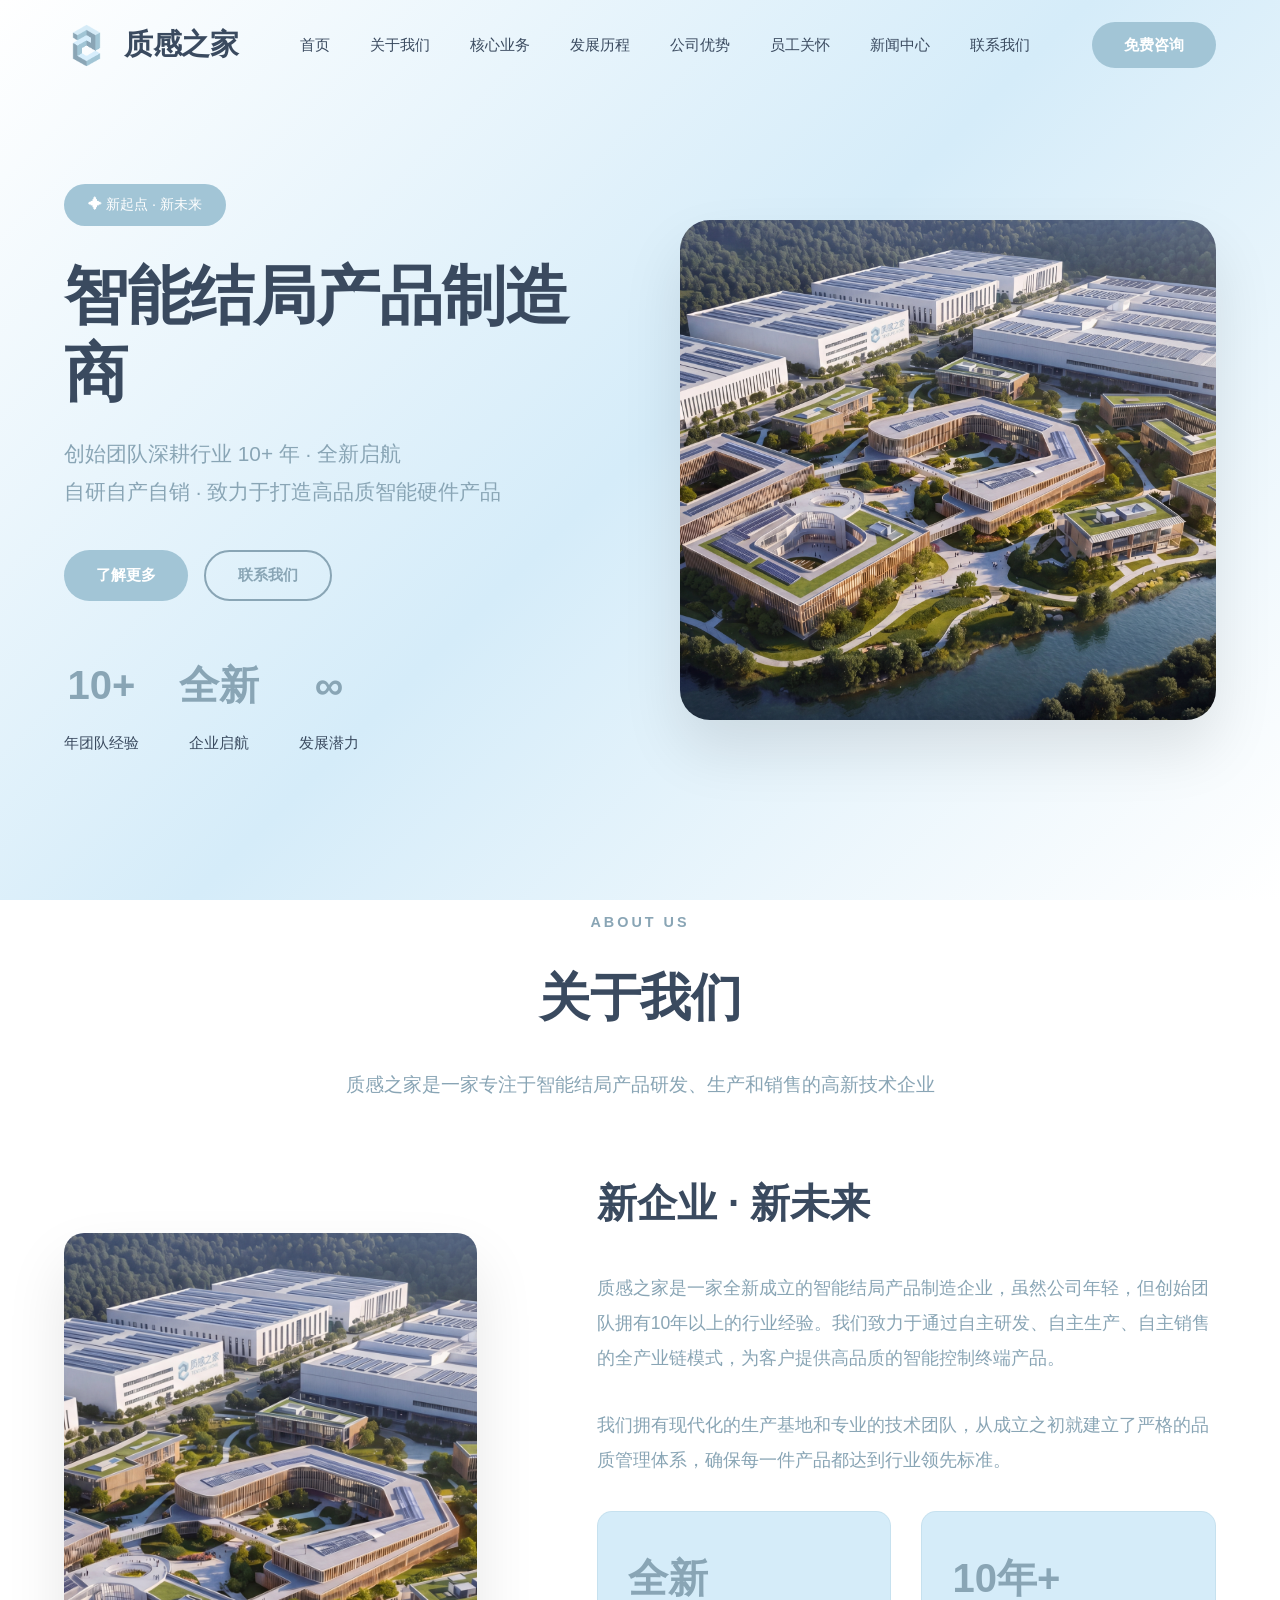
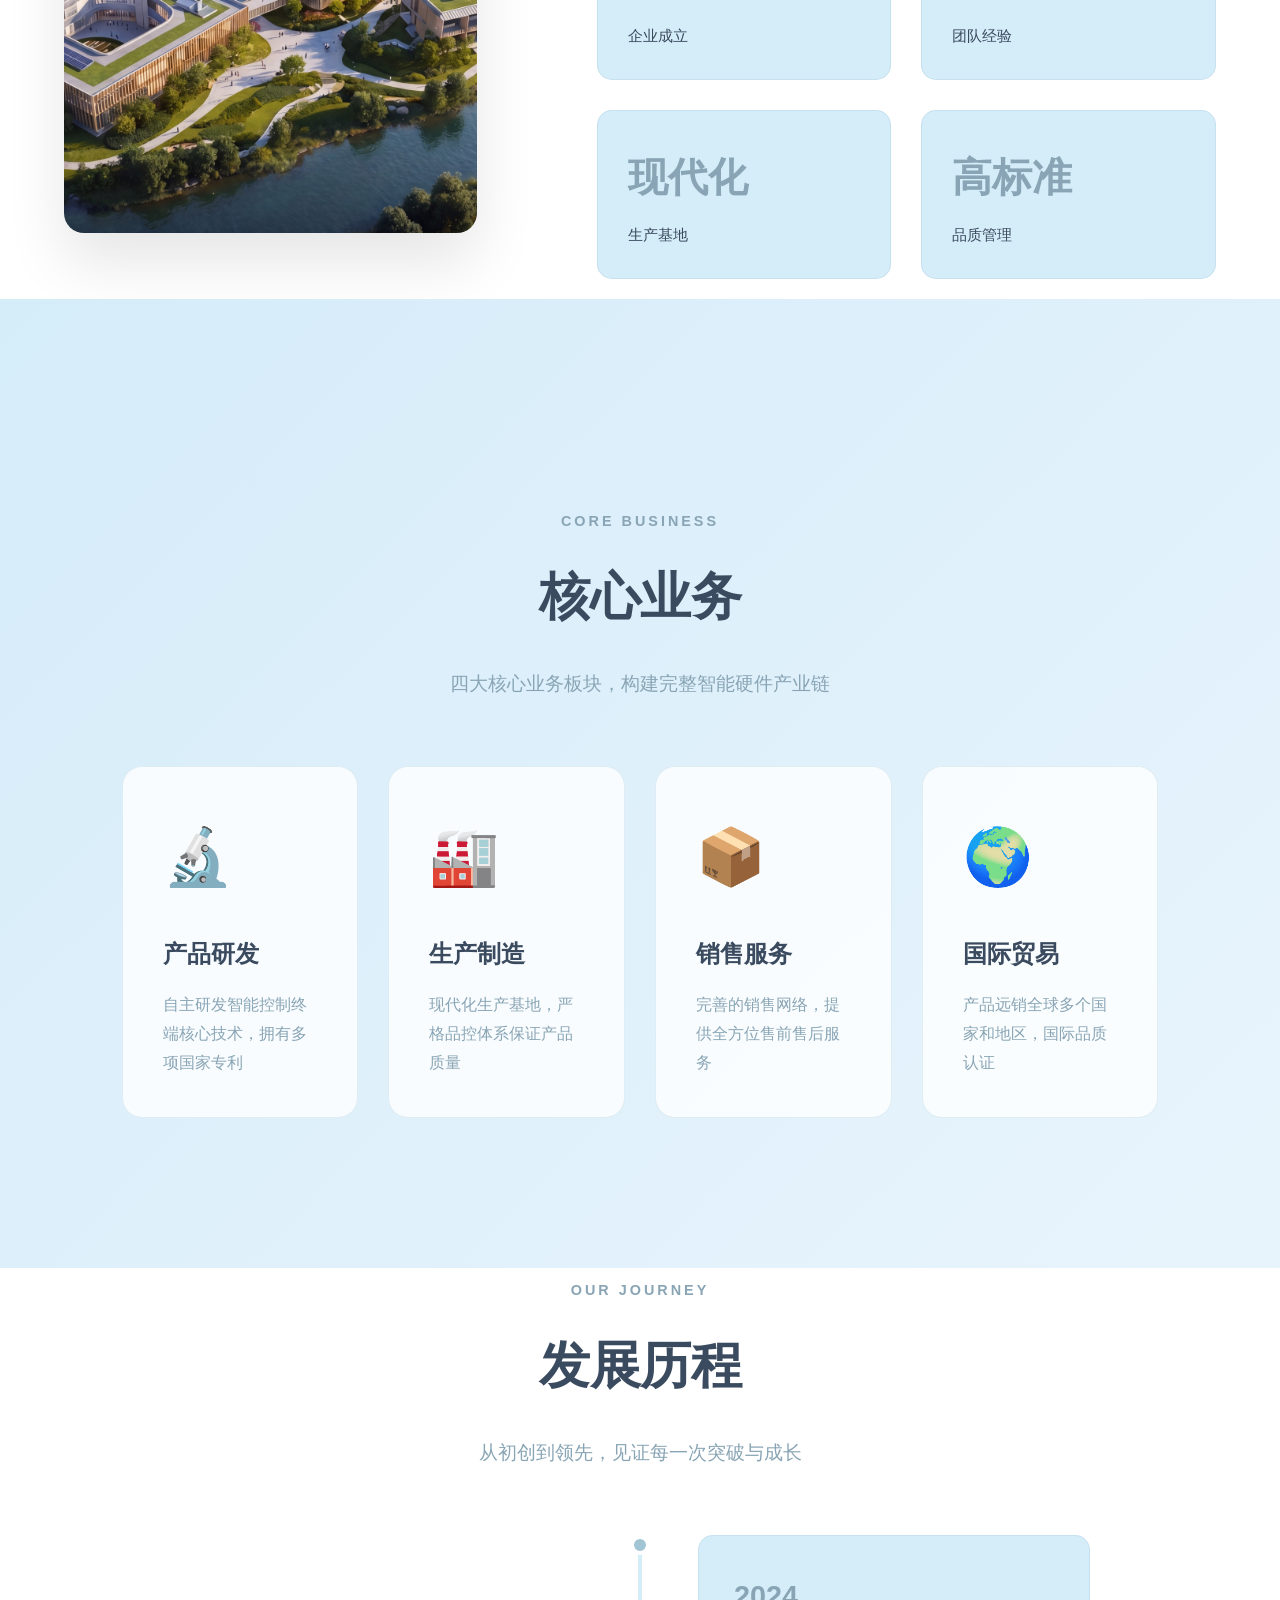
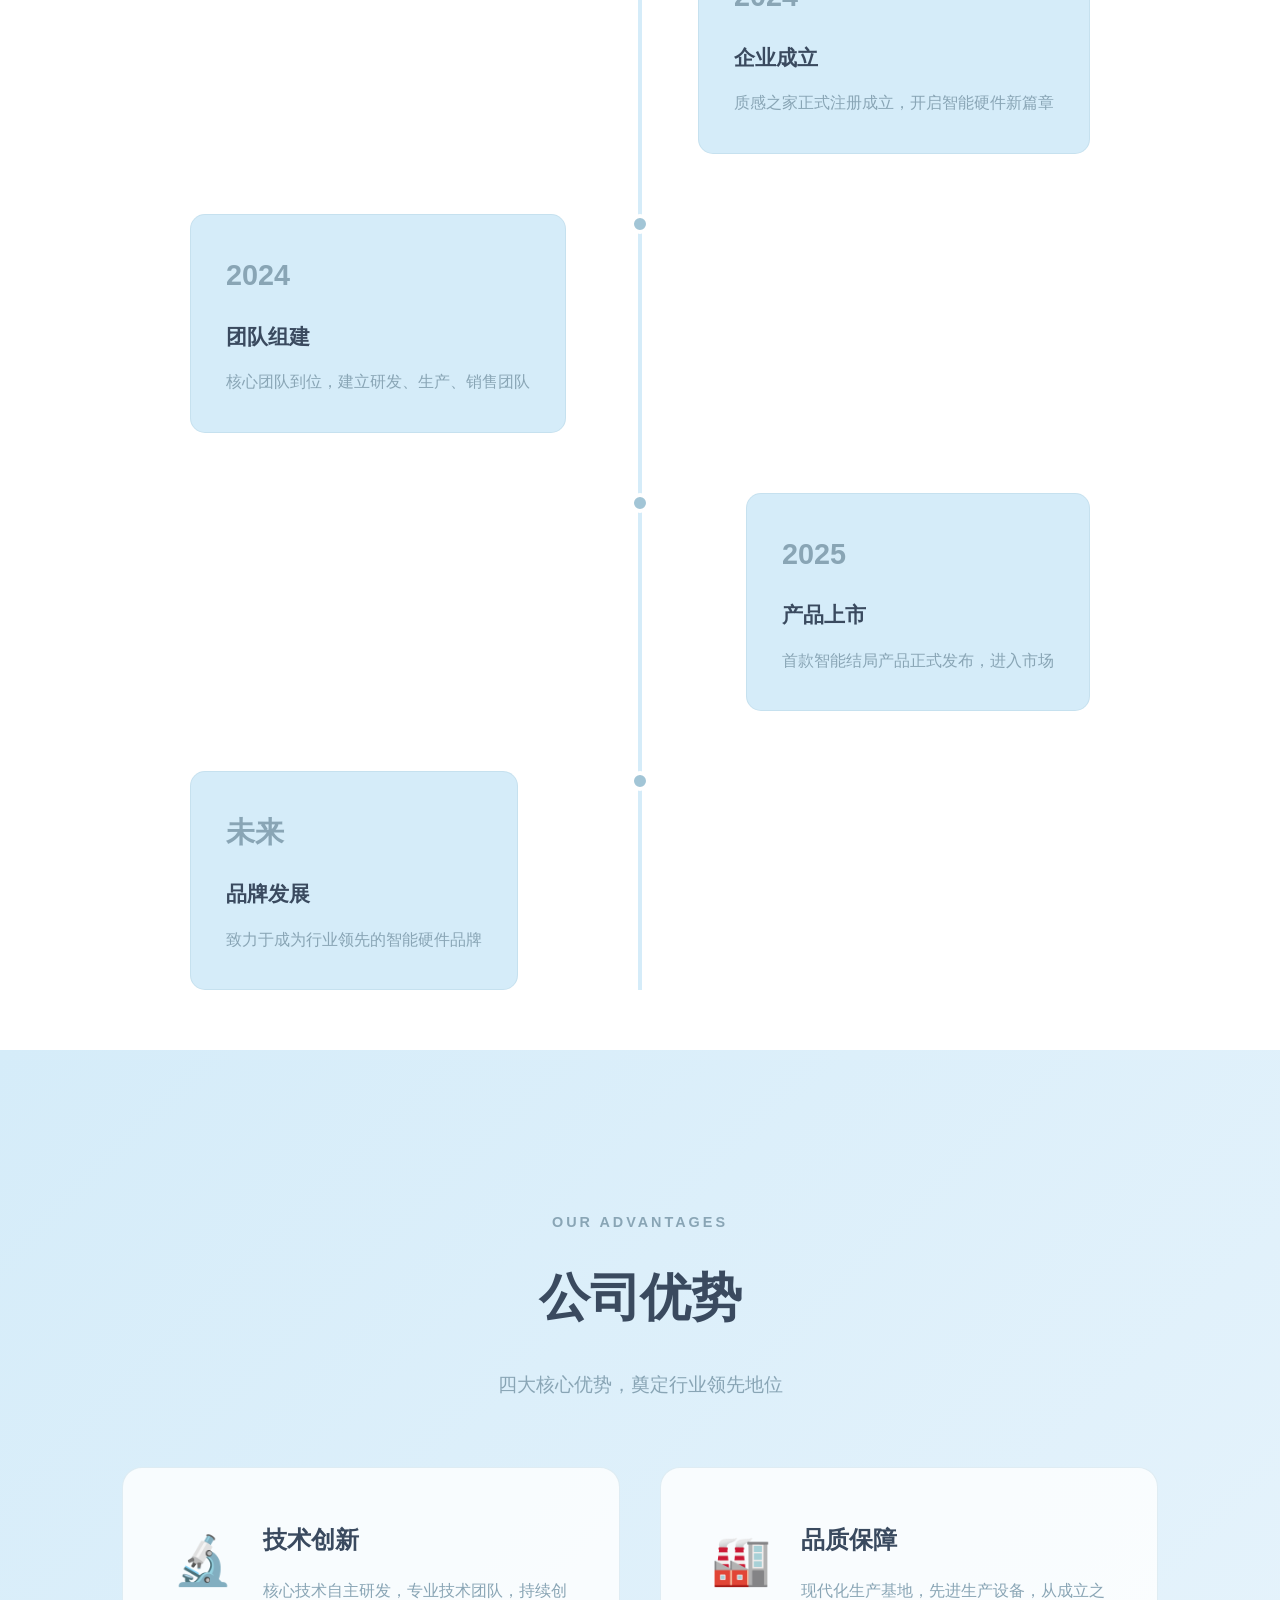
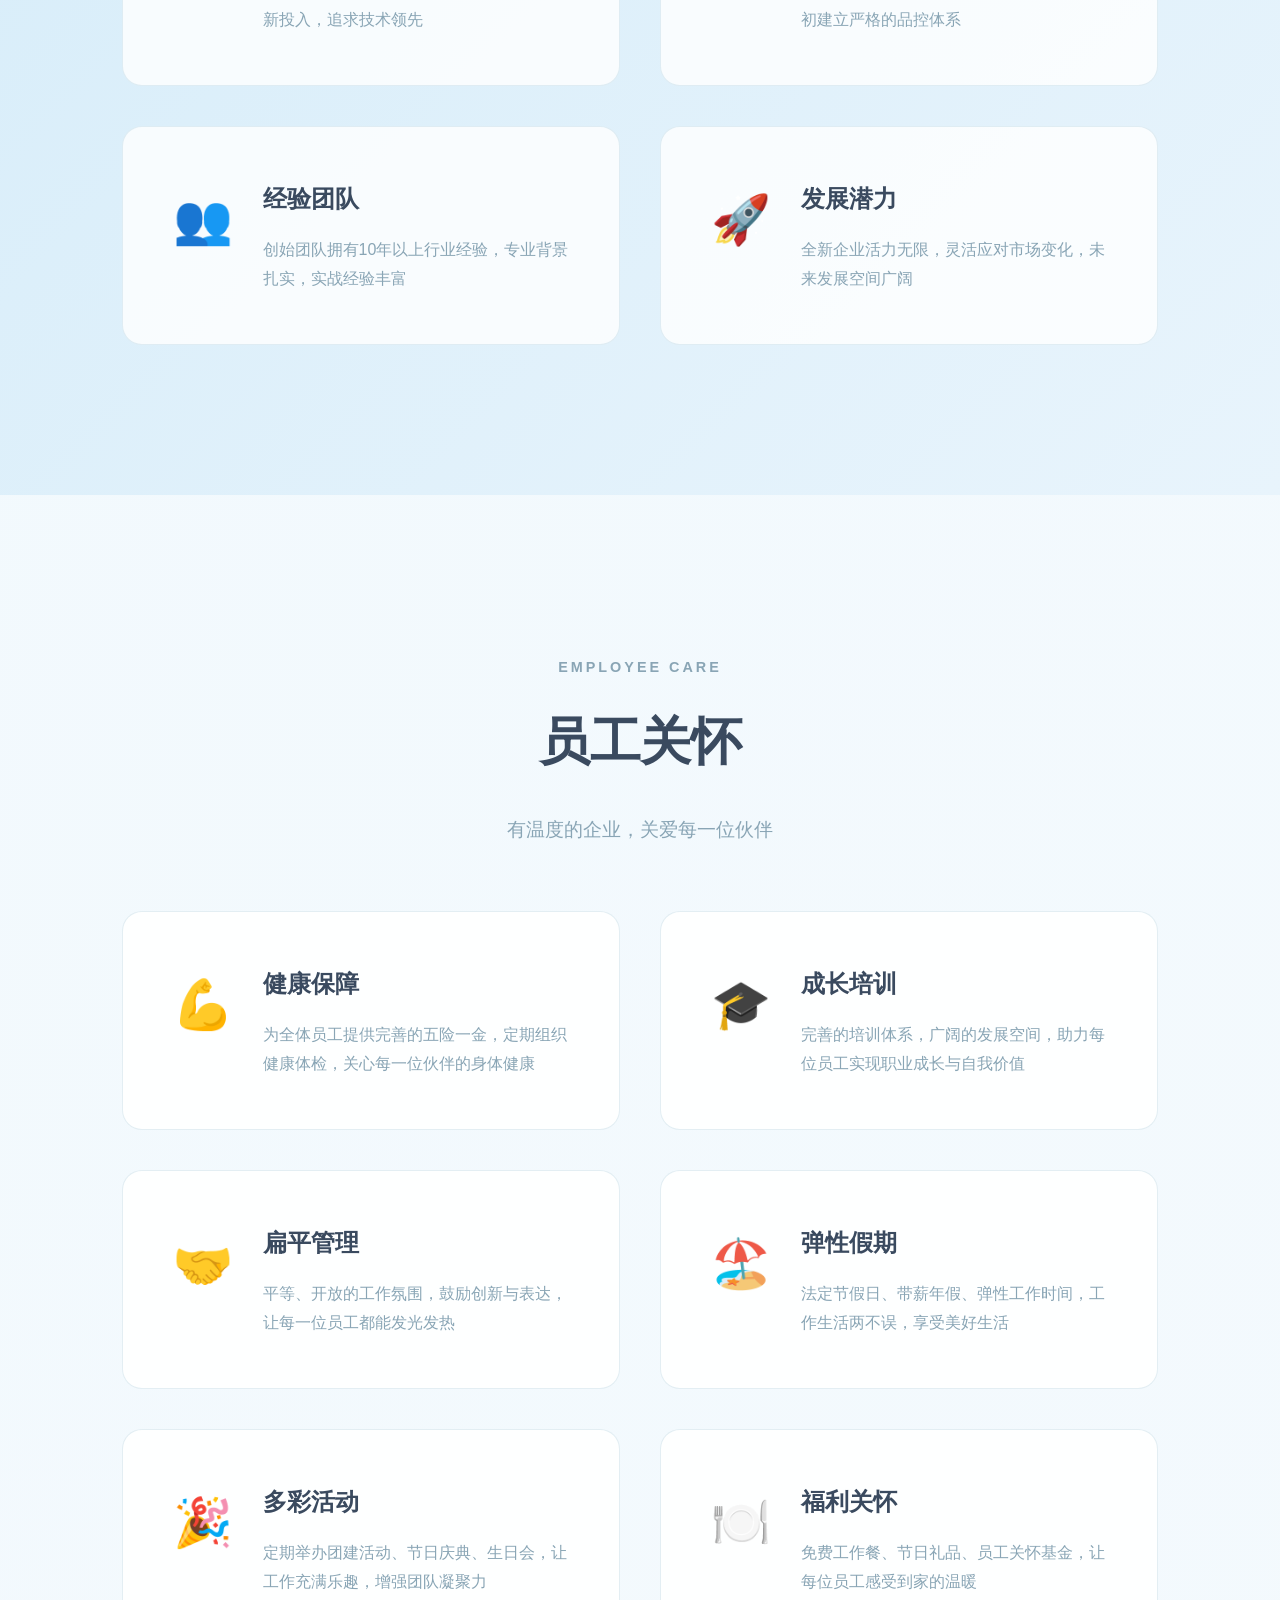
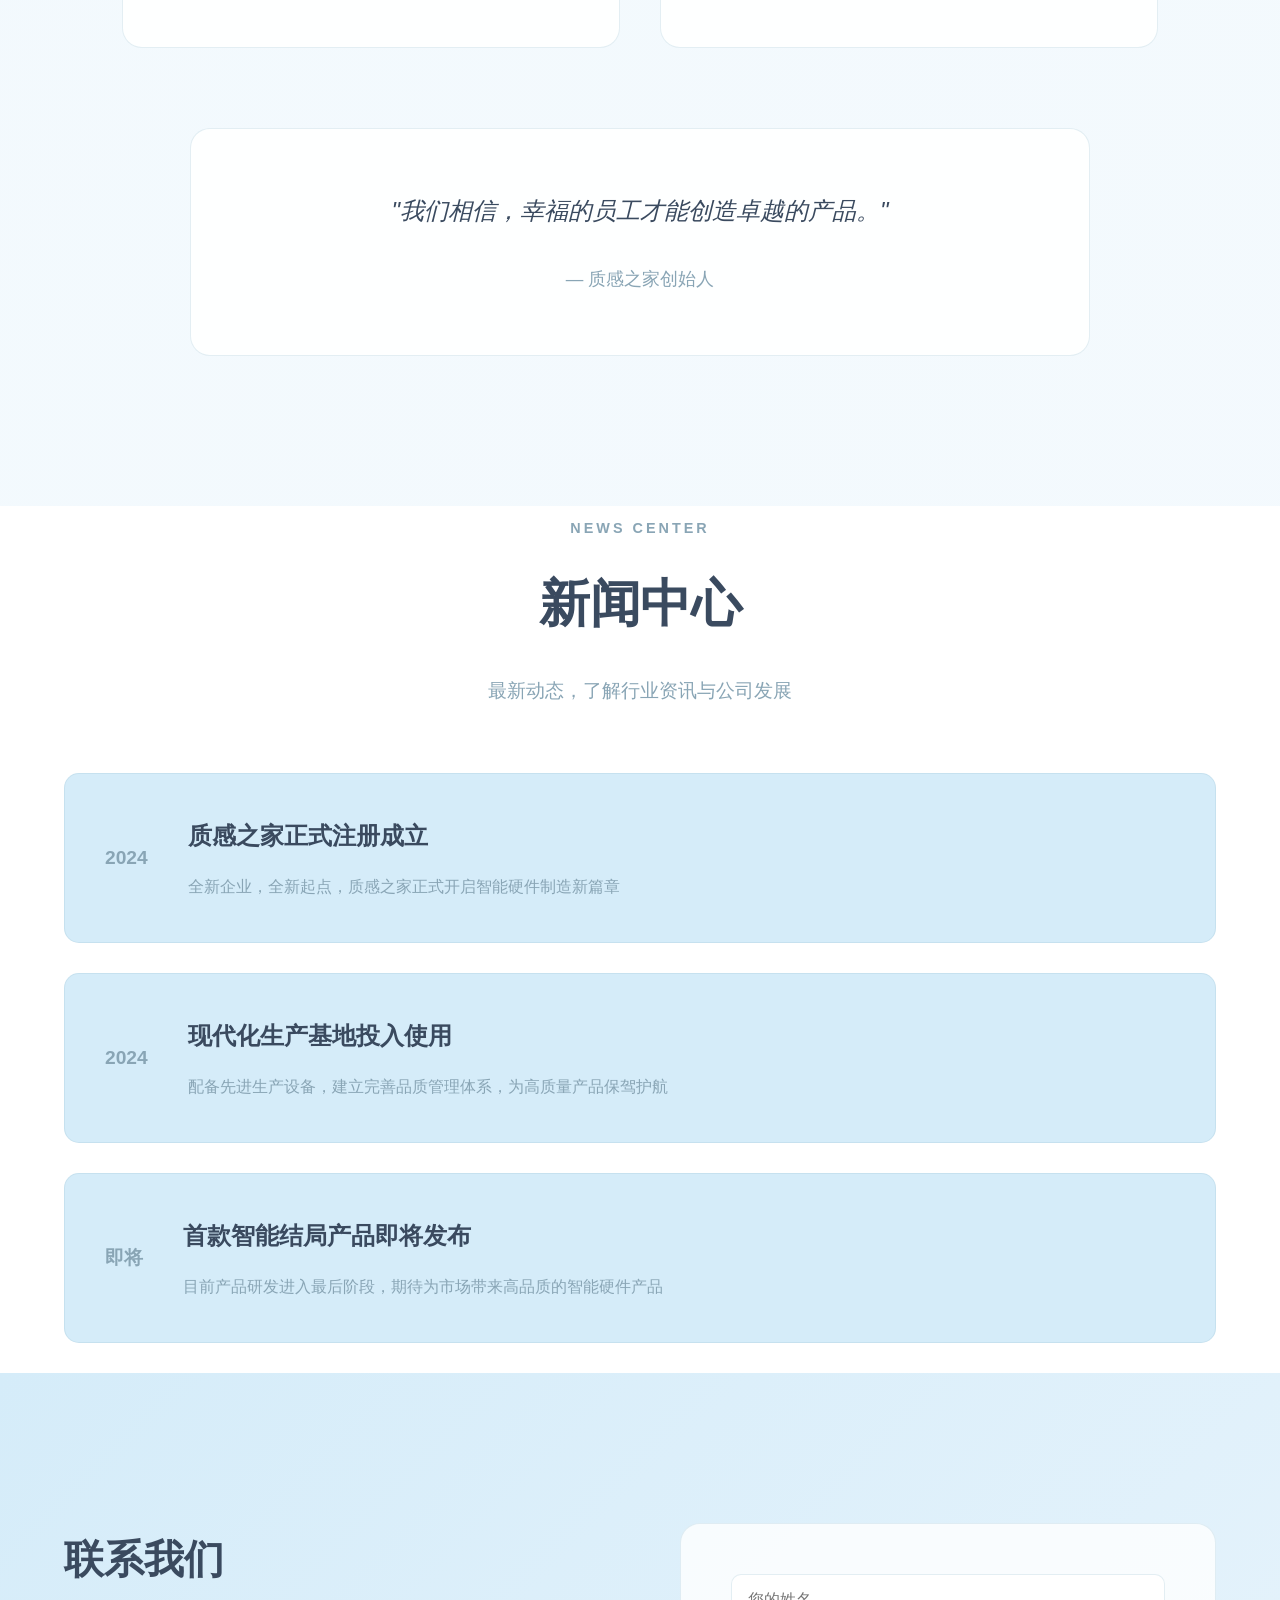
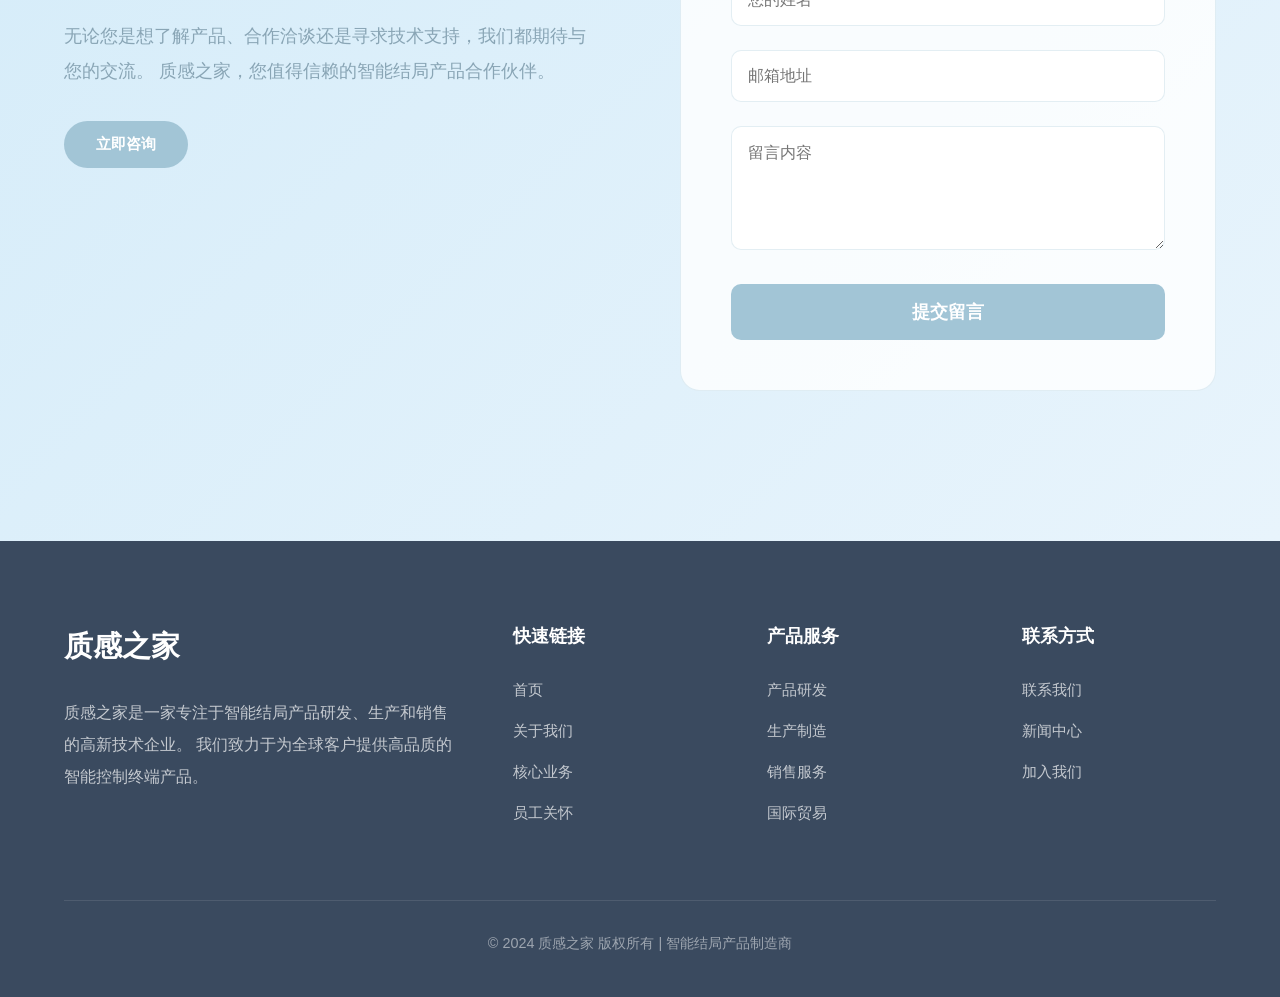
<file: index.html>
<!DOCTYPE html>
<html lang="zh-CN">
<head>
    <meta charset="UTF-8">
    <meta name="viewport" content="width=device-width, initial-scale=1.0">
    <meta name="description" content="质感之家 - 智能结局产品专业制造商，专注于智能控制终端的研发、生产与销售，为全球客户提供高品质智能家居解决方案。">
    <meta name="keywords" content="智能结局,智能家居,智能控制终端,自研自产自销,智能硬件,质感之家">
    <meta name="author" content="质感之家">
    <title>质感之家 - 智能结局产品制造商</title>
    <style>
        :root {
            --primary: #d5ecf9;
            --secondary: #a2c5d6;
            --accent: #89a5b5;
            --dark: #3a4a5f;
            --light: #ffffff;
            --gradient: linear-gradient(135deg, var(--primary), #e8f4fc);
            --transition: all 0.4s cubic-bezier(0.4, 0, 0.2, 1);
        }

        * {
            margin: 0;
            padding: 0;
            box-sizing: border-box;
            font-family: -apple-system, BlinkMacSystemFont, 'Segoe UI', 'PingFang SC', 'Hiragino Sans GB', 'Microsoft YaHei', sans-serif;
        }

        html {
            scroll-behavior: smooth;
        }

        body {
            background-color: var(--light);
            color: var(--dark);
            line-height: 1.8;
            overflow-x: hidden;
        }

        .navbar {
            position: fixed;
            width: 100%;
            top: 0;
            z-index: 1000;
            transition: all 0.4s cubic-bezier(0.25, 0.46, 0.45, 0.94);
            background: transparent;
        }

        .navbar.scrolled {
            background: rgba(255, 255, 255, 0.45);
            backdrop-filter: blur(25px);
            -webkit-backdrop-filter: blur(25px);
            box-shadow: 0 1px 30px rgba(0, 0, 0, 0.06);
            border-bottom: 1px solid rgba(255, 255, 255, 0.3);
        }

        .nav-content {
            max-width: 1400px;
            margin: 0 auto;
            padding: 1.2rem 5%;
            display: flex;
            justify-content: space-between;
            align-items: center;
        }

        .logo {
            display: flex;
            align-items: center;
            gap: 15px;
            text-decoration: none;
            color: var(--dark);
        }

        .logo img {
            height: 45px;
            width: auto;
            transition: var(--transition);
        }

        .logo-text {
            font-size: 1.8rem;
            font-weight: 700;
            letter-spacing: -0.5px;
            color: var(--dark);
        }

        .nav-links {
            display: flex;
            list-style: none;
            gap: 2.5rem;
        }

        .nav-links a {
            text-decoration: none;
            color: var(--dark);
            font-weight: 500;
            font-size: 0.95rem;
            transition: var(--transition);
            position: relative;
            padding: 5px 0;
        }

        .nav-links a:hover {
            color: var(--accent);
        }

        .nav-links a::after {
            content: '';
            position: absolute;
            bottom: 0;
            left: 0;
            width: 0;
            height: 2px;
            background: var(--accent);
            transition: var(--transition);
        }

        .nav-links a:hover::after {
            width: 100%;
        }

        .btn {
            background: var(--secondary);
            color: white;
            padding: 0.8rem 2rem;
            border: none;
            border-radius: 50px;
            cursor: pointer;
            font-weight: 600;
            font-size: 0.95rem;
            transition: var(--transition);
            text-decoration: none;
            display: inline-block;
        }

        .btn:hover {
            background: var(--accent);
            transform: translateY(-2px);
            box-shadow: 0 10px 20px rgba(137, 165, 181, 0.3);
        }

        .hero {
            min-height: 100vh;
            display: flex;
            align-items: center;
            padding: 120px 5% 80px;
            background: linear-gradient(135deg, #ffffff 0%, var(--primary) 50%, #ffffff 100%);
            position: relative;
        }

        .hero-grid {
            max-width: 1400px;
            margin: 0 auto;
            display: grid;
            grid-template-columns: 1fr 1fr;
            gap: 80px;
            align-items: center;
        }

        .hero-badge {
            display: inline-block;
            background: var(--secondary);
            color: white;
            padding: 0.5rem 1.5rem;
            border-radius: 50px;
            font-size: 0.9rem;
            margin-bottom: 2rem;
            font-weight: 500;
        }

        .hero-title {
            font-size: 4rem;
            color: var(--dark);
            line-height: 1.2;
            margin-bottom: 1.5rem;
            font-weight: 700;
            letter-spacing: -1px;
        }

        .hero-subtitle {
            font-size: 1.3rem;
            color: var(--accent);
            margin-bottom: 2.5rem;
            line-height: 1.8;
        }

        .hero-buttons {
            display: flex;
            gap: 1rem;
            margin-bottom: 3rem;
        }

        .hero-stats {
            display: flex;
            gap: 40px;
        }

        .stat-item {
            text-align: center;
        }

        .stat-number {
            font-size: 2.5rem;
            font-weight: 700;
            color: var(--accent);
            margin-bottom: 0.5rem;
        }

        .stat-label {
            font-size: 0.95rem;
            color: var(--dark);
        }

        .hero-image {
            border-radius: 30px;
            overflow: hidden;
            box-shadow: 0 30px 60px rgba(0, 0, 0, 0.1);
            animation: float 6s ease-in-out infinite;
            width: 100%;
            height: 500px;
        }

        .hero-image img {
            width: 100%;
            height: 100%;
            object-fit: cover;
            object-position: center;
            display: block;
            transform: scale(1.01);
        }

        @keyframes float {
            0%, 100% {
                transform: translateY(0);
            }
            50% {
                transform: translateY(-20px);
            }
        }

        .section-container {
            max-width: 1400px;
            margin: 0 auto;
            padding: 0 5%;
        }

        .section-header {
            text-align: center;
            margin-bottom: 4rem;
        }

        .section-tag {
            font-size: 0.9rem;
            color: var(--accent);
            text-transform: uppercase;
            letter-spacing: 3px;
            margin-bottom: 1rem;
            margin-top: 10px;
            font-weight: 600;
        }

        .section-title {
            font-size: 3.2rem;
            color: var(--dark);
            margin-bottom: 1.5rem;
            font-weight: 700;
            letter-spacing: -0.5px;
        }

        .section-desc {
            font-size: 1.2rem;
            color: var(--accent);
            max-width: 700px;
            margin: 0 auto;
        }

        .about-grid {
            display: grid;
            grid-template-columns: 1fr 1.5fr;
            gap: 120px;
            align-items: center;
        }

        .about-image {
            position: relative;
            border-radius: 20px;
            overflow: hidden;
            box-shadow: 0 30px 60px rgba(0, 0, 0, 0.1);
            width: 100%;
            height: 600px;
        }

        .about-image img {
            width: 100%;
            height: 100%;
            object-fit: cover;
            object-position: center;
            display: block;
            transform: scale(1.01);
        }

        .about-content h3 {
            font-size: 2.5rem;
            color: var(--dark);
            margin-bottom: 2rem;
            font-weight: 700;
        }

        .about-content p {
            font-size: 1.1rem;
            color: var(--accent);
            margin-bottom: 2rem;
            line-height: 2;
        }

        .about-stats {
            display: grid;
            grid-template-columns: repeat(2, 1fr);
            gap: 30px;
            margin-top: 1rem;
            margin-bottom: 20px;
        }

        .about-stat {
            background: var(--primary);
            padding: 30px;
            border-radius: 15px;
            border: 1px solid rgba(162, 197, 214, 0.3);
            transition: var(--transition);
        }

        .about-stat:hover {
            transform: translateY(-5px);
            border-color: var(--accent);
            box-shadow: 0 10px 30px rgba(137, 165, 181, 0.2);
        }

        .about-stat-number {
            font-size: 2.5rem;
            font-weight: 700;
            color: var(--accent);
            margin-bottom: 0.5rem;
        }

        .about-stat-label {
            font-size: 0.95rem;
            color: var(--dark);
        }

        .products {
            padding: 200px 5% 150px;
            background: var(--gradient);
            position: relative;
        }

        .product-grid {
            display: grid;
            grid-template-columns: repeat(4, 1fr);
            gap: 30px;
        }

        .product-card {
            background: rgba(255, 255, 255, 0.8);
            border: 1px solid rgba(162, 197, 214, 0.3);
            border-radius: 20px;
            padding: 40px;
            transition: var(--transition);
            position: relative;
            overflow: hidden;
        }

        .product-card::before {
            content: '';
            position: absolute;
            top: 0;
            left: 0;
            width: 100%;
            height: 100%;
            background: linear-gradient(135deg, rgba(137, 165, 181, 0.1), transparent);
            opacity: 0;
            transition: var(--transition);
        }

        .product-card:hover::before {
            opacity: 1;
        }

        .product-card:hover {
            transform: translateY(-10px);
            border-color: var(--accent);
            box-shadow: 0 20px 40px rgba(137, 165, 181, 0.2);
        }

        .product-icon {
            font-size: 3.5rem;
            margin-bottom: 1.5rem;
            position: relative;
            z-index: 1;
        }

        .product-card h3 {
            font-size: 1.5rem;
            color: var(--dark);
            margin-bottom: 1rem;
            font-weight: 600;
            position: relative;
            z-index: 1;
        }

        .product-card p {
            font-size: 1rem;
            color: var(--accent);
            line-height: 1.8;
            position: relative;
            z-index: 1;
        }

        .services.about {
            padding: 150px 5% 250px;
            background: var(--light);
        }

        .timeline {
            position: relative;
            max-width: 1000px;
            margin: 60px auto 0;
        }

        .timeline::before {
            content: '';
            position: absolute;
            left: 50%;
            transform: translateX(-50%);
            width: 4px;
            height: 100%;
            background: var(--primary);
        }

        .timeline-item {
            position: relative;
            display: flex;
            justify-content: flex-end;
            padding-right: 50px;
            padding-left: 0;
            margin-bottom: 60px;
        }

        .timeline-item:nth-child(even) {
            justify-content: flex-start;
            padding-right: 0;
            padding-left: 50px;
        }

        .timeline-content {
            background: var(--primary);
            border: 1px solid rgba(162, 197, 214, 0.3);
            padding: 35px;
            border-radius: 15px;
            max-width: 500px;
            transition: var(--transition);
        }

        .timeline-content:hover {
            transform: translateY(-5px);
            border-color: var(--accent);
            box-shadow: 0 15px 30px rgba(137, 165, 181, 0.2);
        }

        .timeline-year {
            font-size: 1.8rem;
            font-weight: 700;
            color: var(--accent);
            margin-bottom: 1rem;
        }

        .timeline-content h4 {
            font-size: 1.3rem;
            color: var(--dark);
            margin-bottom: 0.8rem;
        }

        .timeline-content p {
            font-size: 1rem;
            color: var(--accent);
        }

        .timeline-dot {
            position: absolute;
            left: 50%;
            transform: translateX(-50%);
            width: 20px;
            height: 20px;
            background: var(--secondary);
            border-radius: 50%;
            border: 4px solid var(--light);
            z-index: 1;
        }

        .tech-advantages {
            padding: 150px 5%;
            background: var(--gradient);
        }

        .advantage-grid {
            display: grid;
            grid-template-columns: repeat(2, 1fr);
            gap: 40px;
        }

        .advantage-item {
            background: rgba(255, 255, 255, 0.8);
            border: 1px solid rgba(162, 197, 214, 0.3);
            padding: 50px;
            border-radius: 20px;
            transition: var(--transition);
            display: flex;
            gap: 30px;
            align-items: flex-start;
        }

        .advantage-item:hover {
            transform: translateY(-8px);
            border-color: var(--accent);
            box-shadow: 0 20px 40px rgba(137, 165, 181, 0.2);
        }

        .advantage-icon {
            font-size: 3rem;
            flex-shrink: 0;
        }

        .advantage-content h3 {
            font-size: 1.5rem;
            color: var(--dark);
            margin-bottom: 1rem;
            font-weight: 600;
        }

        .advantage-content p {
            font-size: 1rem;
            color: var(--accent);
            line-height: 1.8;
        }

        .employee-care {
            padding: 150px 5%;
            background: linear-gradient(135deg, rgba(213, 236, 249, 0.3) 0%, rgba(232, 244, 252, 0.5) 100%);
        }

        .care-grid {
            display: grid;
            grid-template-columns: repeat(2, 1fr);
            gap: 40px;
            max-width: 1200px;
            margin: 60px auto 0;
        }

        .care-card {
            background: rgba(255, 255, 255, 0.9);
            border: 1px solid rgba(162, 197, 214, 0.3);
            border-radius: 20px;
            padding: 50px;
            transition: var(--transition);
            display: flex;
            gap: 30px;
            align-items: flex-start;
        }

        .care-card:hover {
            transform: translateY(-8px);
            border-color: var(--accent);
            box-shadow: 0 20px 40px rgba(137, 165, 181, 0.2);
        }

        .care-icon {
            font-size: 3rem;
            flex-shrink: 0;
        }

        .care-content h3 {
            font-size: 1.5rem;
            color: var(--dark);
            margin-bottom: 1rem;
            font-weight: 600;
        }

        .care-content p {
            font-size: 1rem;
            color: var(--accent);
            line-height: 1.8;
        }

        .care-quote {
            max-width: 900px;
            margin: 80px auto 0;
            text-align: center;
            background: rgba(255, 255, 255, 0.9);
            border-radius: 20px;
            padding: 60px;
            border: 1px solid rgba(162, 197, 214, 0.3);
        }

        .care-quote p {
            font-size: 1.5rem;
            color: var(--dark);
            font-style: italic;
            line-height: 1.8;
            margin-bottom: 2rem;
        }

        .care-quote-author {
            font-size: 1.1rem;
            color: var(--accent);
            font-weight: 500;
        }

        .news.about {
            padding: 150px 5% 250px;
            background: var(--light);
        }

        .news-list {
            max-width: 1200px;
            margin: 0 auto;
        }

        .news-item {
            background: var(--primary);
            border: 1px solid rgba(162, 197, 214, 0.3);
            padding: 40px;
            border-radius: 15px;
            margin-bottom: 30px;
            transition: var(--transition);
            display: flex;
            gap: 40px;
            align-items: center;
        }

        .news-item:hover {
            transform: translateX(10px);
            border-color: var(--accent);
        }

        .news-date {
            font-size: 1.2rem;
            color: var(--accent);
            font-weight: 600;
            flex-shrink: 0;
        }

        .news-content h3 {
            font-size: 1.5rem;
            color: var(--dark);
            margin-bottom: 1rem;
        }

        .news-content p {
            font-size: 1rem;
            color: var(--accent);
        }

        .contact {
            padding: 150px 5%;
            background: var(--gradient);
        }

        .contact-grid {
            max-width: 1200px;
            margin: 0 auto;
            display: grid;
            grid-template-columns: 1fr 1fr;
            gap: 80px;
        }

        .contact-info h3 {
            font-size: 2.5rem;
            color: var(--dark);
            margin-bottom: 1.5rem;
        }

        .contact-info p {
            font-size: 1.1rem;
            color: var(--accent);
            line-height: 2;
            margin-bottom: 2rem;
        }

        .contact-form {
            background: rgba(255, 255, 255, 0.8);
            border: 1px solid rgba(162, 197, 214, 0.3);
            padding: 50px;
            border-radius: 20px;
        }

        .contact-form input,
        .contact-form textarea {
            width: 100%;
            padding: 1rem;
            border: 1px solid rgba(162, 197, 214, 0.3);
            border-radius: 10px;
            margin-bottom: 1.5rem;
            font-size: 1rem;
            transition: var(--transition);
            background: white;
        }

        .contact-form input:focus,
        .contact-form textarea:focus {
            outline: none;
            border-color: var(--accent);
            box-shadow: 0 0 0 3px rgba(137, 165, 181, 0.1);
        }

        .contact-form textarea {
            resize: vertical;
            min-height: 120px;
        }

        .contact-form button {
            width: 100%;
            padding: 1rem;
            background: var(--secondary);
            color: white;
            border: none;
            border-radius: 10px;
            font-size: 1.1rem;
            font-weight: 600;
            cursor: pointer;
            transition: var(--transition);
        }

        .contact-form button:hover {
            background: var(--accent);
            transform: translateY(-2px);
        }

        .footer {
            background: var(--dark);
            color: white;
            padding: 80px 5% 40px;
        }

        .footer-content {
            max-width: 1400px;
            margin: 0 auto;
            display: grid;
            grid-template-columns: 2fr 1fr 1fr 1fr;
            gap: 60px;
        }

        .footer-brand h3 {
            font-size: 1.8rem;
            color: var(--light);
            margin-bottom: 1.5rem;
        }

        .footer-brand p {
            color: rgba(255, 255, 255, 0.7);
            line-height: 2;
        }

        .footer-column h4 {
            font-size: 1.1rem;
            color: var(--light);
            margin-bottom: 1.5rem;
            font-weight: 600;
        }

        .footer-column ul {
            list-style: none;
        }

        .footer-column ul li {
            margin-bottom: 12px;
        }

        .footer-column ul li a {
            color: rgba(255, 255, 255, 0.7);
            text-decoration: none;
            transition: var(--transition);
            font-size: 0.95rem;
        }

        .footer-column ul li a:hover {
            color: var(--secondary);
        }

        .footer-bottom {
            max-width: 1400px;
            margin: 60px auto 0;
            padding-top: 30px;
            border-top: 1px solid rgba(255, 255, 255, 0.1);
            text-align: center;
            color: rgba(255, 255, 255, 0.5);
            font-size: 0.9rem;
        }

        @keyframes fadeInUp {
            from {
                opacity: 0;
                transform: translateY(40px);
            }
            to {
                opacity: 1;
                transform: translateY(0);
            }
        }

        @keyframes fadeInRight {
            from {
                opacity: 0;
                transform: translateX(40px);
            }
            to {
                opacity: 1;
                transform: translateX(0);
            }
        }

        @media (max-width: 1200px) {
            .product-grid {
                grid-template-columns: repeat(2, 1fr);
            }
        }

        @media (max-width: 992px) {
            .hero-grid {
                grid-template-columns: 1fr;
                gap: 50px;
            }

            .hero-title {
                font-size: 3rem;
            }

            .about-grid {
                grid-template-columns: 1fr;
            }

            .about-image {
                order: -1;
            }

            .advantage-grid {
                grid-template-columns: 1fr;
            }

            .care-grid {
                grid-template-columns: 1fr;
            }

            .care-quote {
                padding: 40px 30px;
            }

            .care-quote p {
                font-size: 1.2rem;
            }

            .contact-grid {
                grid-template-columns: 1fr;
            }

            .timeline::before {
                left: 20px;
            }

            .timeline-item {
                padding-right: 0;
                padding-left: 60px;
                justify-content: flex-start;
            }

            .timeline-item:nth-child(even) {
                padding-left: 60px;
                padding-right: 0;
            }

            .timeline-dot {
                left: 20px;
            }

            .footer-content {
                grid-template-columns: 1fr 1fr;
            }
        }

        @media (max-width: 768px) {
            .nav-links {
                display: none;
            }

            .hero-title {
                font-size: 2.5rem;
            }

            .section-title {
                font-size: 2.2rem;
            }

            .product-grid {
                grid-template-columns: 1fr;
            }

            .hero-stats {
                grid-template-columns: 1fr;
                gap: 20px;
            }

            .about-stats {
                grid-template-columns: 1fr;
            }

        }

        .back-to-top {
            position: fixed;
            bottom: 30px;
            right: 30px;
            width: 50px;
            height: 50px;
            background: var(--secondary);
            color: white;
            border: none;
            border-radius: 50%;
            cursor: pointer;
            display: flex;
            align-items: center;
            justify-content: center;
            font-size: 1.2rem;
            opacity: 0;
            visibility: hidden;
            transition: all 0.3s ease;
            z-index: 999;
            box-shadow: 0 4px 12px rgba(162, 197, 214, 0.4);
        }

        .back-to-top:hover {
            background: var(--accent);
            transform: translateY(-3px);
        }

        .back-to-top.show {
            opacity: 1;
            visibility: visible;
        }




    </style>
</head>
<body>
    <nav class="navbar">
        <div class="nav-content">
            <a href="#home" class="logo">
                <img src="images/logo.png" alt="质感之家 Logo">
                <span class="logo-text">质感之家</span>
            </a>
            <ul class="nav-links">
                <li><a href="#home">首页</a></li>
                <li><a href="#about">关于我们</a></li>
                <li><a href="#products">核心业务</a></li>
                <li><a href="#history">发展历程</a></li>
                <li><a href="#advantage">公司优势</a></li>
                <li><a href="#care">员工关怀</a></li>
                <li><a href="#news">新闻中心</a></li>
                <li><a href="#contact">联系我们</a></li>
            </ul>
            <button class="btn">免费咨询</button>
        </div>
    </nav>

    <section class="hero" id="home">
        <div class="hero-grid">
            <div class="hero-content">
                <div class="hero-badge">✦ 新起点 · 新未来</div>
                <h1 class="hero-title">智能结局产品制造商</h1>
                <p class="hero-subtitle">
                    创始团队深耕行业 10+ 年 · 全新启航<br>
                    自研自产自销 · 致力于打造高品质智能硬件产品
                </p>
                <div class="hero-buttons">
                    <button class="btn">了解更多</button>
                    <button class="btn" style="background: transparent; border: 2px solid var(--accent); color: var(--accent);">联系我们</button>
                </div>
                <div class="hero-stats">
                    <div class="stat-item">
                        <div class="stat-number">10+</div>
                        <div class="stat-label">年团队经验</div>
                    </div>
                    <div class="stat-item">
                        <div class="stat-number">全新</div>
                        <div class="stat-label">企业启航</div>
                    </div>
                    <div class="stat-item">
                        <div class="stat-number">∞</div>
                        <div class="stat-label">发展潜力</div>
                    </div>
                </div>
            </div>
            <div class="hero-image">
                <img src="33.png" alt="厂区图">
            </div>
        </div>
    </section>

    <section class="about" id="about">
        <div class="section-container">
            <div class="section-header">
                <div class="section-tag">About Us</div>
                <h2 class="section-title">关于我们</h2>
                <p class="section-desc">
                    质感之家是一家专注于智能结局产品研发、生产和销售的高新技术企业
                </p>
            </div>
            <div class="about-grid">
                <div class="about-image">
                    <img src="33.png" alt="生产基地">
                </div>
                <div class="about-content">
                    <h3>新企业 · 新未来</h3>
                    <p>
                        质感之家是一家全新成立的智能结局产品制造企业，虽然公司年轻，但创始团队拥有10年以上的行业经验。我们致力于通过自主研发、自主生产、自主销售的全产业链模式，为客户提供高品质的智能控制终端产品。
                    </p>
                    <p>
                        我们拥有现代化的生产基地和专业的技术团队，从成立之初就建立了严格的品质管理体系，确保每一件产品都达到行业领先标准。
                    </p>
                    <div class="about-stats">
                        <div class="about-stat">
                            <div class="about-stat-number">全新</div>
                            <div class="about-stat-label">企业成立</div>
                        </div>
                        <div class="about-stat">
                            <div class="about-stat-number">10年+</div>
                            <div class="about-stat-label">团队经验</div>
                        </div>
                        <div class="about-stat">
                            <div class="about-stat-number">现代化</div>
                            <div class="about-stat-label">生产基地</div>
                        </div>
                        <div class="about-stat">
                            <div class="about-stat-number">高标准</div>
                            <div class="about-stat-label">品质管理</div>
                        </div>
                    </div>
                </div>
            </div>
        </div>
    </section>

    <section class="products" id="products">
        <div class="section-container">
            <div class="section-header">
                <div class="section-tag">Core Business</div>
                <h2 class="section-title">核心业务</h2>
                <p class="section-desc">
                    四大核心业务板块，构建完整智能硬件产业链
                </p>
            </div>
            <div class="product-grid">
                <div class="product-card">
                    <div class="product-icon">🔬</div>
                    <h3>产品研发</h3>
                    <p>自主研发智能控制终端核心技术，拥有多项国家专利</p>
                </div>
                <div class="product-card">
                    <div class="product-icon">🏭</div>
                    <h3>生产制造</h3>
                    <p>现代化生产基地，严格品控体系保证产品质量</p>
                </div>
                <div class="product-card">
                    <div class="product-icon">📦</div>
                    <h3>销售服务</h3>
                    <p>完善的销售网络，提供全方位售前售后服务</p>
                </div>
                <div class="product-card">
                    <div class="product-icon">🌍</div>
                    <h3>国际贸易</h3>
                    <p>产品远销全球多个国家和地区，国际品质认证</p>
                </div>
            </div>
        </div>
    </section>

    <section class="services" id="history">
        <div class="section-container">
            <div class="section-header">
                <div class="section-tag">Our Journey</div>
                <h2 class="section-title">发展历程</h2>
                <p class="section-desc">
                    从初创到领先，见证每一次突破与成长
                </p>
            </div>
            <div class="timeline">
                <div class="timeline-item">
                    <div class="timeline-content">
                        <div class="timeline-year">2024</div>
                        <h4>企业成立</h4>
                        <p>质感之家正式注册成立，开启智能硬件新篇章</p>
                    </div>
                    <div class="timeline-dot"></div>
                </div>
                <div class="timeline-item">
                    <div class="timeline-content">
                        <div class="timeline-year">2024</div>
                        <h4>团队组建</h4>
                        <p>核心团队到位，建立研发、生产、销售团队</p>
                    </div>
                    <div class="timeline-dot"></div>
                </div>
                <div class="timeline-item">
                    <div class="timeline-content">
                        <div class="timeline-year">2025</div>
                        <h4>产品上市</h4>
                        <p>首款智能结局产品正式发布，进入市场</p>
                    </div>
                    <div class="timeline-dot"></div>
                </div>
                <div class="timeline-item">
                    <div class="timeline-content">
                        <div class="timeline-year">未来</div>
                        <h4>品牌发展</h4>
                        <p>致力于成为行业领先的智能硬件品牌</p>
                    </div>
                    <div class="timeline-dot"></div>
                </div>
            </div>
        </div>
    </section>

    <section class="tech-advantages" id="advantage">
        <div class="section-container">
            <div class="section-header">
                <div class="section-tag">Our Advantages</div>
                <h2 class="section-title">公司优势</h2>
                <p class="section-desc">
                    四大核心优势，奠定行业领先地位
                </p>
            </div>
            <div class="advantage-grid">
                <div class="advantage-item">
                    <div class="advantage-icon">🔬</div>
                    <div class="advantage-content">
                        <h3>技术创新</h3>
                        <p>核心技术自主研发，专业技术团队，持续创新投入，追求技术领先</p>
                    </div>
                </div>
                <div class="advantage-item">
                    <div class="advantage-icon">🏭</div>
                    <div class="advantage-content">
                        <h3>品质保障</h3>
                        <p>现代化生产基地，先进生产设备，从成立之初建立严格的品控体系</p>
                    </div>
                </div>
                <div class="advantage-item">
                    <div class="advantage-icon">👥</div>
                    <div class="advantage-content">
                        <h3>经验团队</h3>
                        <p>创始团队拥有10年以上行业经验，专业背景扎实，实战经验丰富</p>
                    </div>
                </div>
                <div class="advantage-item">
                    <div class="advantage-icon">🚀</div>
                    <div class="advantage-content">
                        <h3>发展潜力</h3>
                        <p>全新企业活力无限，灵活应对市场变化，未来发展空间广阔</p>
                    </div>
                </div>
            </div>
        </div>
    </section>

    <section class="employee-care" id="care">
        <div class="section-container">
            <div class="section-header">
                <div class="section-tag">Employee Care</div>
                <h2 class="section-title">员工关怀</h2>
                <p class="section-desc">
                    有温度的企业，关爱每一位伙伴
                </p>
            </div>
            <div class="care-grid">
                <div class="care-card">
                    <div class="care-icon">💪</div>
                    <div class="care-content">
                        <h3>健康保障</h3>
                        <p>为全体员工提供完善的五险一金，定期组织健康体检，关心每一位伙伴的身体健康</p>
                    </div>
                </div>
                <div class="care-card">
                    <div class="care-icon">🎓</div>
                    <div class="care-content">
                        <h3>成长培训</h3>
                        <p>完善的培训体系，广阔的发展空间，助力每位员工实现职业成长与自我价值</p>
                    </div>
                </div>
                <div class="care-card">
                    <div class="care-icon">🤝</div>
                    <div class="care-content">
                        <h3>扁平管理</h3>
                        <p>平等、开放的工作氛围，鼓励创新与表达，让每一位员工都能发光发热</p>
                    </div>
                </div>
                <div class="care-card">
                    <div class="care-icon">🏖️</div>
                    <div class="care-content">
                        <h3>弹性假期</h3>
                        <p>法定节假日、带薪年假、弹性工作时间，工作生活两不误，享受美好生活</p>
                    </div>
                </div>
                <div class="care-card">
                    <div class="care-icon">🎉</div>
                    <div class="care-content">
                        <h3>多彩活动</h3>
                        <p>定期举办团建活动、节日庆典、生日会，让工作充满乐趣，增强团队凝聚力</p>
                    </div>
                </div>
                <div class="care-card">
                    <div class="care-icon">🍽️</div>
                    <div class="care-content">
                        <h3>福利关怀</h3>
                        <p>免费工作餐、节日礼品、员工关怀基金，让每位员工感受到家的温暖</p>
                    </div>
                </div>
            </div>
            <div class="care-quote">
                <p>"我们相信，幸福的员工才能创造卓越的产品。"</p>
                <div class="care-quote-author">— 质感之家创始人</div>
            </div>
        </div>
    </section>

    <section class="news" id="news">
        <div class="section-container">
            <div class="section-header">
                <div class="section-tag">News Center</div>
                <h2 class="section-title">新闻中心</h2>
                <p class="section-desc">
                    最新动态，了解行业资讯与公司发展
                </p>
            </div>
            <div class="news-list">
                <div class="news-item">
                    <div class="news-date">2024</div>
                    <div class="news-content">
                        <h3>质感之家正式注册成立</h3>
                        <p>全新企业，全新起点，质感之家正式开启智能硬件制造新篇章</p>
                    </div>
                </div>
                <div class="news-item">
                    <div class="news-date">2024</div>
                    <div class="news-content">
                        <h3>现代化生产基地投入使用</h3>
                        <p>配备先进生产设备，建立完善品质管理体系，为高质量产品保驾护航</p>
                    </div>
                </div>
                <div class="news-item">
                    <div class="news-date">即将</div>
                    <div class="news-content">
                        <h3>首款智能结局产品即将发布</h3>
                        <p>目前产品研发进入最后阶段，期待为市场带来高品质的智能硬件产品</p>
                    </div>
                </div>
            </div>
        </div>
    </section>

    <section class="contact" id="contact">
        <div class="contact-grid">
            <div class="contact-info">
                <h3>联系我们</h3>
                <p>
                    无论您是想了解产品、合作洽谈还是寻求技术支持，我们都期待与您的交流。
                    质感之家，您值得信赖的智能结局产品合作伙伴。
                </p>
                <button class="btn" style="width: fit-content;">立即咨询</button>
            </div>
            <form class="contact-form">
                <input type="text" placeholder="您的姓名" required>
                <input type="email" placeholder="邮箱地址" required>
                <textarea rows="5" placeholder="留言内容" required></textarea>
                <button type="submit">提交留言</button>
            </form>
        </div>
    </section>

    <footer class="footer">
        <div class="footer-content">
            <div class="footer-brand">
                <h3>质感之家</h3>
                <p>
                    质感之家是一家专注于智能结局产品研发、生产和销售的高新技术企业。
                    我们致力于为全球客户提供高品质的智能控制终端产品。
                </p>
            </div>
            <div class="footer-column">
                <h4>快速链接</h4>
                <ul>
                    <li><a href="#home">首页</a></li>
                    <li><a href="#about">关于我们</a></li>
                    <li><a href="#products">核心业务</a></li>
                    <li><a href="#care">员工关怀</a></li>
                </ul>
            </div>
            <div class="footer-column">
                <h4>产品服务</h4>
                <ul>
                    <li><a href="#products">产品研发</a></li>
                    <li><a href="#products">生产制造</a></li>
                    <li><a href="#products">销售服务</a></li>
                    <li><a href="#products">国际贸易</a></li>
                </ul>
            </div>
            <div class="footer-column">
                <h4>联系方式</h4>
                <ul>
                    <li><a href="#contact">联系我们</a></li>
                    <li><a href="#news">新闻中心</a></li>
                    <li><a href="#contact">加入我们</a></li>
                </ul>
            </div>
        </div>
        <div class="footer-bottom">
            <p>© 2024 质感之家 版权所有 | 智能结局产品制造商</p>
        </div>
    </footer>

    <button class="back-to-top" onclick="window.scrollTo({top: 0, behavior: 'smooth'})">↑</button>

    <script>
        window.addEventListener('scroll', function() {
            const navbar = document.querySelector('.navbar');
            const backToTop = document.querySelector('.back-to-top');
            
            if (window.scrollY > 100) {
                navbar.classList.add('scrolled');
            } else {
                navbar.classList.remove('scrolled');
            }
            
            if (window.scrollY > 300) {
                backToTop.classList.add('show');
            } else {
                backToTop.classList.remove('show');
            }
        });

        document.querySelectorAll('a[href^="#"]').forEach(anchor => {
            anchor.addEventListener('click', function(e) {
                e.preventDefault();
                const target = document.querySelector(this.getAttribute('href'));
                if (target) {
                    target.scrollIntoView({
                        behavior: 'smooth',
                        block: 'start'
                    });
                }
            });
        });



        document.querySelector('.contact-form').addEventListener('submit', function(e) {
            e.preventDefault();
            const btn = this.querySelector('button[type="submit"]');
            const originalText = btn.textContent;
            
            btn.textContent = '提交中...';
            btn.disabled = true;
            
            setTimeout(() => {
                alert('感谢您的留言！我们会尽快与您联系。');
                this.reset();
                btn.textContent = originalText;
                btn.disabled = false;
            }, 1500);
        });
    </script>
</body>
</html>
</file>
